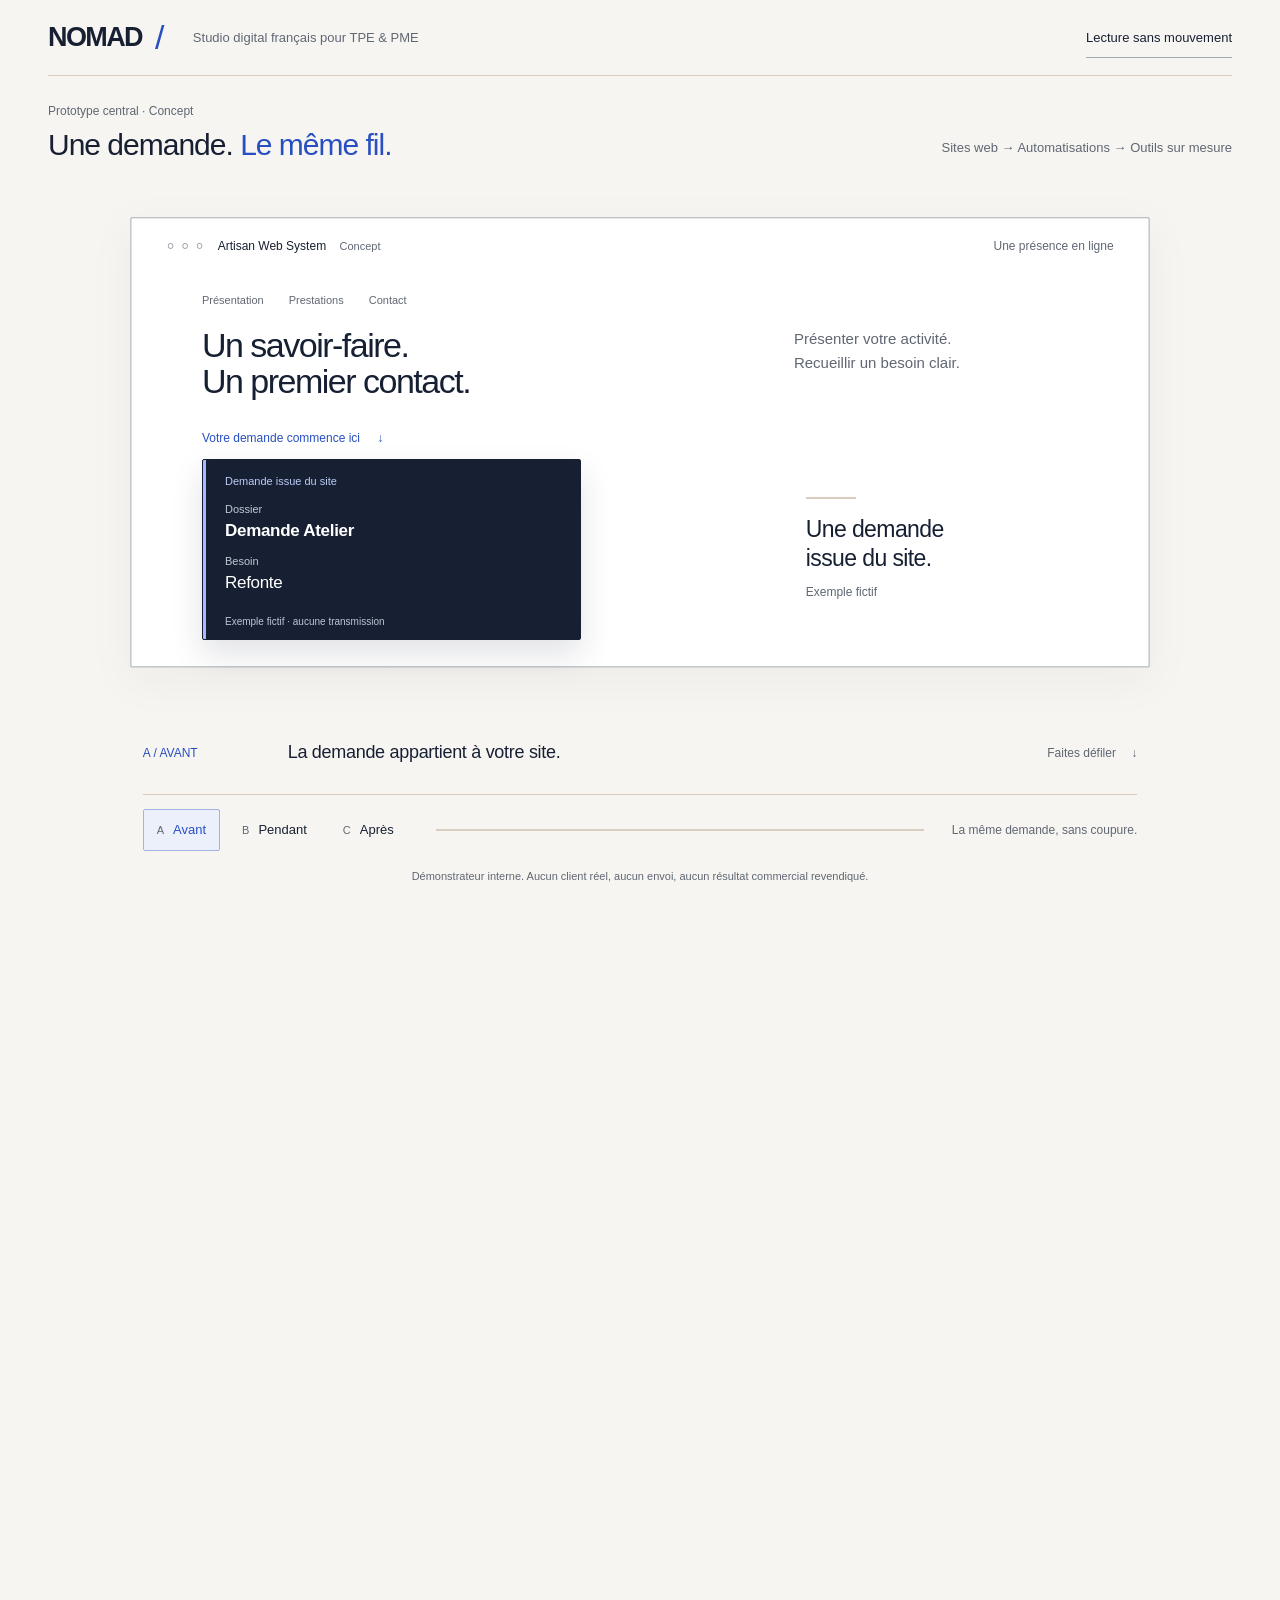
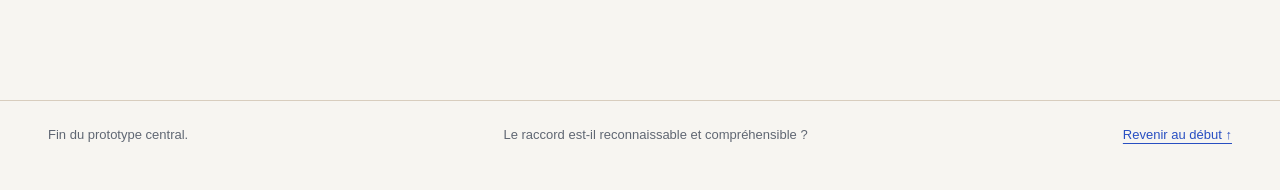
<file: index.html>
<!doctype html>
<html lang="fr"><head><meta charset="utf-8"><meta name="viewport" content="width=device-width,initial-scale=1"><meta name="theme-color" content="#f7f5f1"><title>NOMAD — Le fil d’une demande · Prototype central</title><meta name="description" content="Prototype conceptuel NOMAD : une même demande passe du site au suivi, puis à un outil métier. Aucun service connecté."><link rel="icon" href="data:image/svg+xml,%3Csvg xmlns='http://www.w3.org/2000/svg' viewBox='0 0 32 32'%3E%3Cpath fill='%23172033' d='M0 0h32v32H0z'/%3E%3Ctext x='6' y='24' fill='white' font-size='24'%3EN%3C/text%3E%3C/svg%3E"><link rel="stylesheet" href="styles.css"><script src="main.js" defer></script></head>
<body>
<a class="skip" href="#lecture">Aller à l’explication du raccord</a>
<div class="journey" id="journey"><div class="stage">
<header class="topbar"><a class="brand" href="#avant" data-jump="0" aria-label="NOMAD, début du prototype">NOMAD<span aria-hidden="true">/</span></a><p>Studio digital français pour TPE &amp; PME</p><button id="motion-toggle" type="button" aria-pressed="false" hidden>Lecture sans mouvement</button></header>
<div class="introduction"><div><p class="eyebrow">Prototype central · Concept</p><h1>Une demande. <span>Le même fil.</span></h1></div><p class="scope-line">Sites web → Automatisations → Outils sur mesure</p></div>
<div class="cinematic" hidden>
<div class="theatre" id="theatre" aria-hidden="true">
<svg class="frame-svg" id="frame-svg" aria-hidden="true"><path id="frame-fill"/><path id="frame-left"/><path id="frame-right"/><path id="frame-bottom"/><path id="frame-top"/></svg>
<div class="browser-caption"><span class="browser-symbol">◦ ◦ ◦</span><span>Artisan Web System <em>Concept</em></span><span class="window-context">Une présence en ligne</span></div>
<div class="web-content"><div class="web-kicker">Présentation <span>Prestations</span> Contact</div><p class="web-title">Un savoir-faire.<br>Un premier contact.</p><p class="web-description">Présenter votre activité.<br>Recueillir un besoin clair.</p><p class="request-label">Votre demande commence ici <span>↓</span></p></div>
<div class="web-side-note"><span class="small-rule"></span><p>Une demande<br>issue du site.</p><span>Exemple fictif</span></div>
<svg class="route-svg" id="route-svg" aria-hidden="true"><path id="route-base"/><path id="route-active"/></svg>
<div class="node node-request"><i></i><span>Demande</span></div><div class="node node-qualification"><i></i><span>Qualification</span></div><div class="node node-crm"><i></i><span>CRM</span></div>
<div class="flow-heading"><p>NOMAD Flow <span>Lab · Aucun service connecté</span></p><strong>Ce qui se passe après le site.</strong><span class="mobile-chain">Demande → Qualification → CRM</span></div>
<div class="system-heading"><p>NOMAD Systems <span>Concept · Données fictives</span></p><strong>Le suivi devient un outil.</strong><span>Un dossier, son état, sa prochaine action.</span></div>
<div class="system-surface"><div class="system-rail"><span>Suivi des demandes</span><span>Vue de travail</span></div><div class="system-bottom"><span>Une seule demande. Des informations conservées.</span><span class="end-mark">↗</span></div></div>
<article class="record" id="record"><div class="record-edge"></div><span class="record-context" id="record-context">Demande issue du site</span><dl><div class="field" data-field="0"><dt>Dossier</dt><dd>Demande Atelier</dd></div><div class="field" data-field="1"><dt>Besoin</dt><dd>Refonte</dd></div><div class="field extra" data-field="2"><dt>État</dt><dd>À étudier</dd></div><div class="field extra" data-field="3"><dt>Prochaine action</dt><dd>Préciser le besoin</dd></div></dl><span class="record-foot">Exemple fictif · aucune transmission</span></article>
</div>
<div class="narration"><span id="moment">A / AVANT</span><p id="caption">La demande appartient à votre site.</p><span class="scroll-hint">Faites défiler <span aria-hidden="true">↓</span></span></div>
<div class="transport"><nav aria-label="Moments du raccord"><a href="#avant" data-jump="0" aria-current="step"><span>A</span> Avant</a><a href="#pendant" data-jump="0.52"><span>B</span> Pendant</a><a href="#apres" data-jump="1"><span>C</span> Après</a></nav><div class="progress" aria-hidden="true"><i id="progress-fill"></i></div><p>La même demande, sans coupure.</p></div>
<p class="disclaimer">Démonstrateur interne. Aucun client réel, aucun envoi, aucun résultat commercial revendiqué.</p>
</div>
<div class="reading" id="lecture" tabindex="-1">
<p class="reading-intro">La même demande passe du site au suivi, puis à l’outil métier. Cette lecture présente les trois états sans animation.</p>
<nav class="reading-nav" aria-label="Lecture des trois moments"><a href="#avant">A · Avant</a><a href="#pendant">B · Pendant</a><a href="#apres">C · Après</a></nav>
<section id="avant"><div class="reading-label">A / AVANT <span>Artisan Web System · Concept</span></div><h2>Une demande sur le site.</h2><p>Un visiteur découvre une activité et précise son besoin dans le parcours de contact. La demande fait encore partie du site.</p><div class="static-site"><span>Site artisan · Démonstration</span><h3>Un savoir-faire. Un premier contact.</h3><dl><div><dt>Dossier</dt><dd>Demande Atelier</dd></div><div><dt>Besoin</dt><dd>Refonte</dd></div></dl></div><p class="causal-link">Cette demande quitte le cadre du site pour être suivie. ↓</p></section>
<section id="pendant"><div class="reading-label">B / PENDANT <span>NOMAD Flow · Lab</span></div><h2>Garder le fil après le site.</h2><p><strong>Demande Atelier / Refonte</strong> reste identifiable. La qualification organise l’information ; le CRM la rassemble pour préparer la prochaine action.</p><ol class="static-flow"><li>Demande issue du site</li><li>Qualification du besoin</li><li>CRM : suivi centralisé</li></ol><p>Aucun service connecté. Le mouvement ne déclenche ni email, ni rendez-vous, ni workflow.</p><p class="causal-link">Ces informations deviennent les champs de l’outil. ↓</p></section>
<section id="apres"><div class="reading-label">C / APRÈS <span>NOMAD Systems · Concept</span></div><h2>Une information devenue outil.</h2><p>La même demande prend place dans une vue de travail. Sur mobile, la ligne devient une fiche lisible.</p><dl class="static-record"><div><dt>Dossier</dt><dd>Demande Atelier</dd></div><div><dt>Besoin</dt><dd>Refonte</dd></div><div><dt>État</dt><dd>À étudier</dd></div><div><dt>Prochaine action</dt><dd>Préciser le besoin</dd></div></dl><p>Données fictives. Ce concept ne démontre pas un outil client déployé.</p></section>
</div>
</div></div>
<footer class="end"><p>Fin du prototype central.</p><p>Le raccord est-il reconnaissable et compréhensible ?</p><a href="#avant" data-jump="0">Revenir au début ↑</a></footer>
</body></html>
</file>
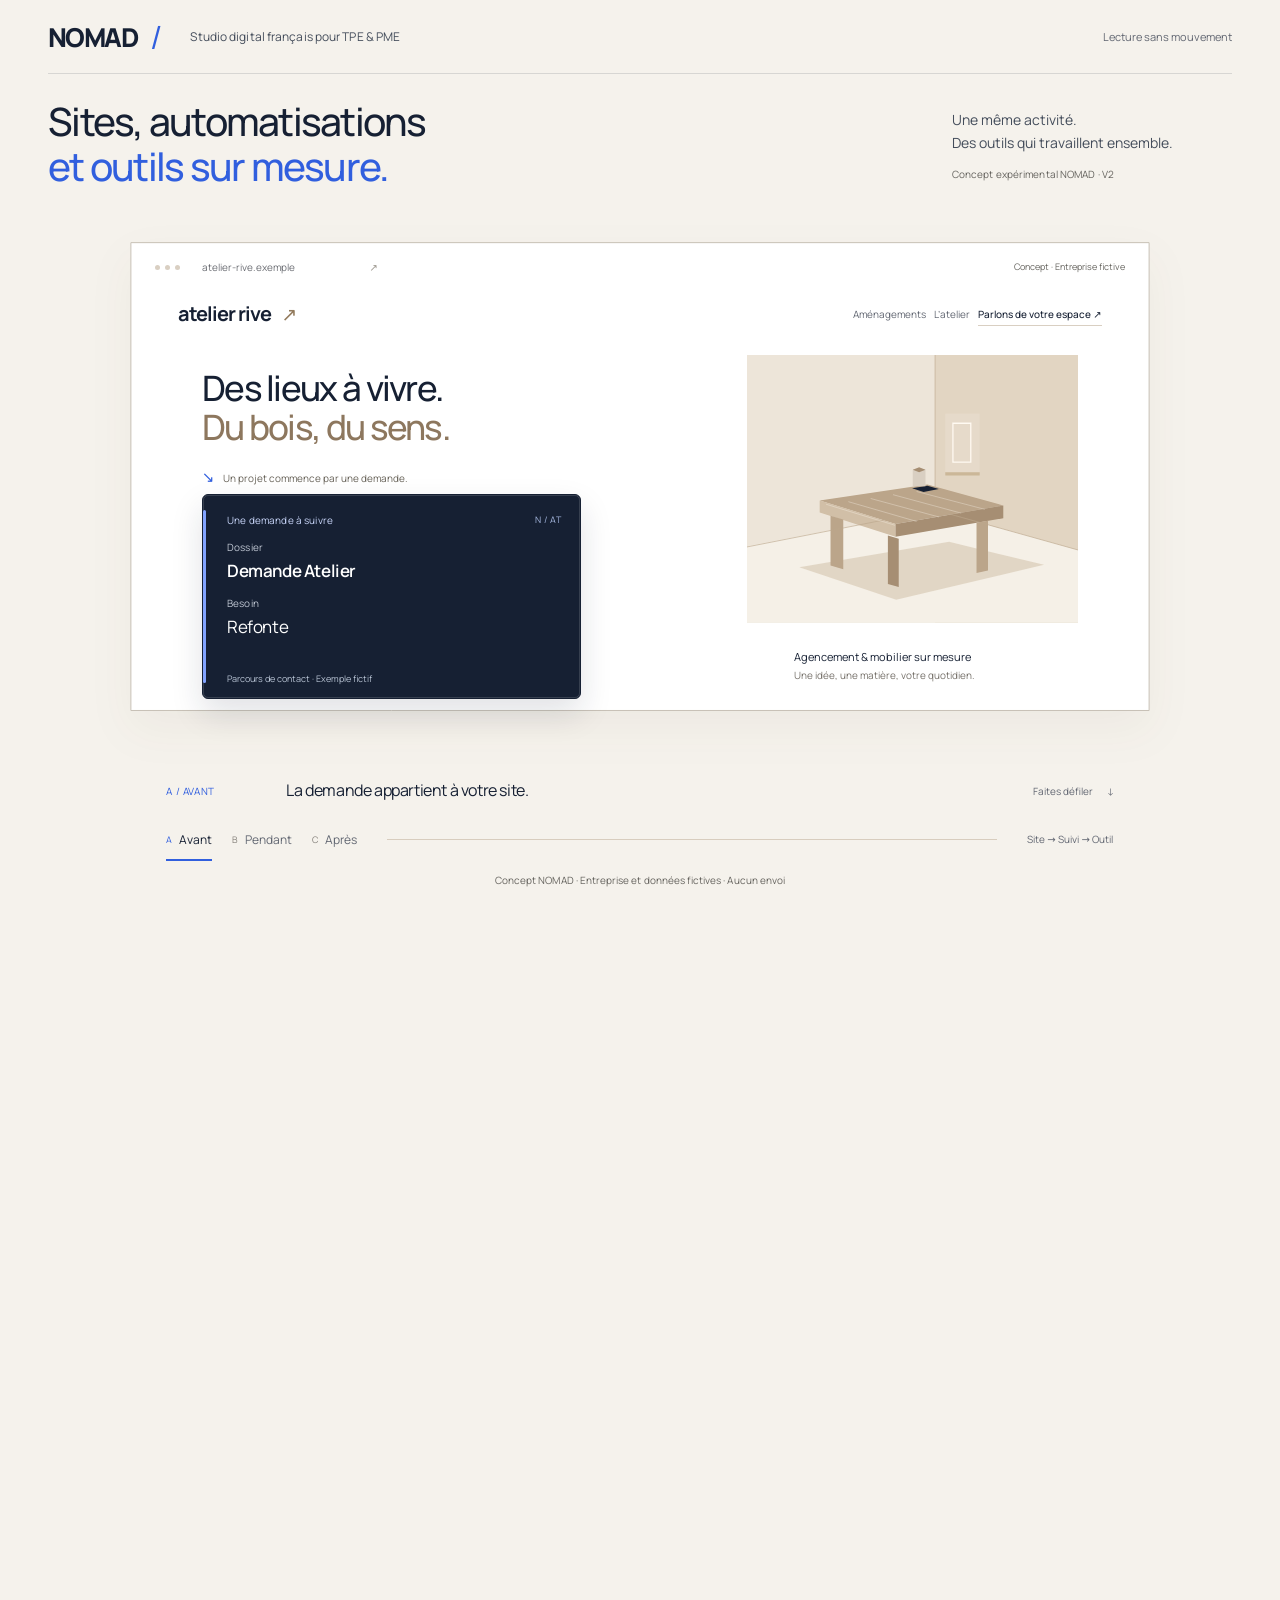
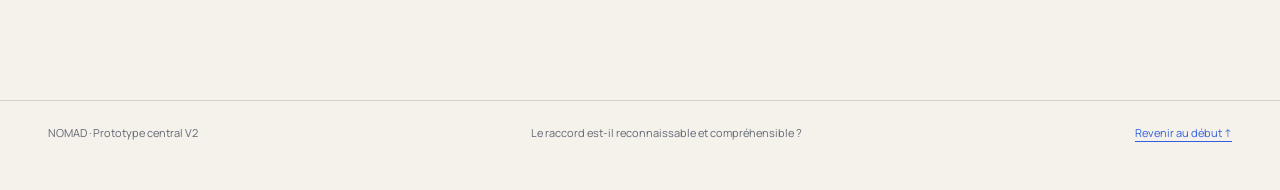
<file: v2/index.html>
<!doctype html>
<html lang="fr"><head><meta charset="utf-8"><meta name="viewport" content="width=device-width,initial-scale=1"><meta name="theme-color" content="#F5F2EC"><title>NOMAD — Sites, automatisations et outils · Prototype V2</title><meta name="description" content="Prototype conceptuel NOMAD : une même demande passe du site au suivi, puis à un outil métier. Aucun service connecté."><link rel="icon" href="data:image/svg+xml,%3Csvg xmlns='http://www.w3.org/2000/svg' viewBox='0 0 32 32'%3E%3Cpath fill='%23172033' d='M0 0h32v32H0z'/%3E%3Ctext x='6' y='24' fill='white' font-size='24'%3EN%3C/text%3E%3C/svg%3E"><link rel="stylesheet" href="styles.css"><script src="main.js" defer></script></head>
<body>
<a class="skip" href="#lecture">Aller à l’explication du raccord</a>
<div class="journey" id="journey"><div class="stage">
<header class="topbar"><a class="brand" href="#avant" data-jump="0" aria-label="NOMAD, début du prototype">NOMAD<span aria-hidden="true">/</span></a><p>Studio digital français pour TPE &amp; PME</p><button id="motion-toggle" type="button" aria-pressed="false" hidden>Lecture sans mouvement</button></header>
<div class="introduction"><div><h1>Sites, automatisations<br><span>et outils sur mesure.</span></h1></div><div class="intro-aside"><p class="scope-line">Une même activité. <br>Des outils qui travaillent ensemble.</p><p class="eyebrow">Concept expérimental NOMAD · V2</p></div></div>
<div class="cinematic" hidden>
<div class="theatre" id="theatre" aria-hidden="true">
<svg class="frame-svg" id="frame-svg" aria-hidden="true"><path id="frame-fill"/><path id="frame-left"/><path id="frame-right"/><path id="frame-bottom"/><path id="frame-top"/></svg>
<div class="browser-caption"><span class="browser-symbol"><i></i><i></i><i></i></span><span class="browser-address">atelier-rive.exemple <span>↗</span></span><span class="window-context">Concept · Entreprise fictive</span></div>
<div class="web-content">
<div class="web-kicker"><span class="atelier-brand">atelier rive<span class="atelier-mark">↗</span></span><span class="web-nav">Aménagements &nbsp;&nbsp; L’atelier &nbsp;&nbsp; <b>Parlons de votre espace ↗</b></span></div>
<p class="web-title">Des lieux à vivre.<br><span>Du bois, du sens.</span></p><p class="web-description">Agencement &amp; mobilier sur mesure<br><span>Une idée, une matière, votre quotidien.</span></p>
<div class="web-art"><svg viewBox="0 0 520 420" role="presentation"><path fill="#ede5d9" d="M0 0h520v420H0z"/><path fill="#e2d5c2" d="M295 0h225v420H295z"/><path fill="#f5f0e7" d="M0 300 295 243l225 63v114H0z"/><path fill="#d1c1a9" d="m82 333 235-40 149 36-232 55z" opacity=".55"/><path fill="#bba58a" d="m114 228 169-25 119 33-169 29z"/><path fill="#d1bfa7" d="m114 228 119 37v20l-119-38z"/><path fill="#a68e73" d="m233 265 169-29v20l-169 29z"/><path fill="#bba58a" d="m131 252 20 6v78l-20-6zM360 263l18-3v78l-18 4z"/><path fill="#a68e73" d="m221 283 17 5v76l-17-5z"/><path fill="#e6daca" d="M311 92h54v92h-54z"/><path fill="#cbb798" d="M311 184h54v5h-54z"/><path stroke="#fffaf2" stroke-width="2" fill="none" d="M323 107h28v61h-28z"/><path stroke="#bca88d" fill="none" d="M0 301 295 243l225 63M295 0v243"/><path fill="#162033" d="m259 209 24-4 18 5-24 5z"/><path fill="#d9cfc2" d="M260 206h20v-26h-20z"/><path fill="#a68e73" d="m260 180 10-4 10 4-10 4z"/><path stroke="#fffaf2" opacity=".5" d="m124 234 108 33m-73-37 107 31m-72-36 107 29m-72-35 107 29m-70-34 107 28"/></svg><span>Le détail change l’ensemble.</span></div>
<p class="request-label"><span class="request-arrow">↘</span> Un projet commence par une demande.</p>
</div>
<div class="web-side-note"><span>Atelier Rive</span><p>Un exemple de site.<br>Le début d’un parcours.</p><span>Entreprise fictive</span></div>
<svg class="route-svg" id="route-svg" aria-hidden="true"><path id="route-base"/><path id="route-active"/><circle id="route-tracer" r="4"/></svg>
<div class="node node-request"><i></i><span>Demande</span></div><div class="node node-qualification"><i></i><span>Qualification</span></div><div class="node node-crm"><i></i><span>CRM</span></div>
<div class="flow-heading"><p>NOMAD Flow <span>Lab · Aucun service connecté</span></p><strong>Le contact devient un suivi.</strong><span class="mobile-chain">Demande → Qualification → CRM</span></div>
<div class="system-heading"><p>NOMAD Systems <span>Concept · Données fictives</span></p><strong>Tout est à sa place.</strong><span>Le même dossier. Une vue pour avancer.</span></div>
<div class="system-surface"><div class="system-rail"><span class="workspace-tabs"><b>Dossiers</b><span>Suivi</span><span>Activité</span></span><span class="view-type">Vue de travail &nbsp; ≡</span></div><div class="system-bottom"><span><i class="saved-dot"></i> Informations conservées</span><span class="end-mark">↗</span></div></div>
<article class="record" id="record"><div class="record-edge"></div><span class="record-id">N / AT</span><span class="record-context" id="record-context">Une demande à suivre</span><dl><div class="field" data-field="0"><dt>Dossier</dt><dd>Demande Atelier</dd></div><div class="field" data-field="1"><dt>Besoin</dt><dd>Refonte</dd></div><div class="field extra" data-field="2"><dt>État</dt><dd>À étudier</dd></div><div class="field extra" data-field="3"><dt>Prochaine action</dt><dd>Préciser le besoin</dd></div></dl><span class="record-foot">Parcours de contact · Exemple fictif</span></article>
</div>
<div class="narration"><span id="moment">A / AVANT</span><p id="caption">La demande appartient à votre site.</p><span class="scroll-hint">Faites défiler <span aria-hidden="true">↓</span></span></div>
<div class="transport"><nav aria-label="Moments du raccord"><a href="#avant" data-jump="0" aria-current="step"><span>A</span> Avant</a><a href="#pendant" data-jump="0.52"><span>B</span> Pendant</a><a href="#apres" data-jump="1"><span>C</span> Après</a></nav><div class="progress" aria-hidden="true"><i id="progress-fill"></i></div><p>Site → Suivi → Outil</p></div>
<p class="disclaimer">Concept NOMAD · Entreprise et données fictives · Aucun envoi</p>
</div>
<div class="reading" id="lecture" tabindex="-1">
<p class="reading-intro">La même demande passe du site au suivi, puis à l’outil métier. Cette lecture présente les trois états sans animation.</p>
<nav class="reading-nav" aria-label="Lecture des trois moments"><a href="#avant">A · Avant</a><a href="#pendant">B · Pendant</a><a href="#apres">C · Après</a></nav>
<section id="avant"><div class="reading-label">A / AVANT <span>Artisan Web System · Concept</span></div><h2>Une demande sur le site.</h2><p>Un visiteur découvre une activité et précise son besoin dans le parcours de contact. La demande fait encore partie du site.</p><div class="static-site"><span>Atelier Rive · Agencement &amp; mobilier · Entreprise fictive</span><h3>Des lieux à vivre. Du bois, du sens.</h3><dl><div><dt>Dossier</dt><dd>Demande Atelier</dd></div><div><dt>Besoin</dt><dd>Refonte</dd></div></dl></div><p class="causal-link">Cette demande quitte le cadre du site pour être suivie. ↓</p></section>
<section id="pendant"><div class="reading-label">B / PENDANT <span>NOMAD Flow · Lab</span></div><h2>Garder le fil après le site.</h2><p><strong>Demande Atelier / Refonte</strong> reste identifiable. La qualification organise l’information ; le CRM la rassemble pour préparer la prochaine action.</p><ol class="static-flow"><li>Demande issue du site</li><li>Qualification du besoin</li><li>CRM : suivi centralisé</li></ol><p>Aucun service connecté. Le mouvement ne déclenche ni email, ni rendez-vous, ni workflow.</p><p class="causal-link">Ces informations deviennent les champs de l’outil. ↓</p></section>
<section id="apres"><div class="reading-label">C / APRÈS <span>NOMAD Systems · Concept</span></div><h2>Une information devenue outil.</h2><p>La même demande prend place dans une vue de travail. Sur mobile, la ligne devient une fiche lisible.</p><dl class="static-record"><div><dt>Dossier</dt><dd>Demande Atelier</dd></div><div><dt>Besoin</dt><dd>Refonte</dd></div><div><dt>État</dt><dd>À étudier</dd></div><div><dt>Prochaine action</dt><dd>Préciser le besoin</dd></div></dl><p>Données fictives. Ce concept ne démontre pas un outil client déployé.</p></section>
</div>
</div></div>
<footer class="end"><p>NOMAD · Prototype central V2</p><p>Le raccord est-il reconnaissable et compréhensible ?</p><a href="#avant" data-jump="0">Revenir au début ↑</a></footer>
</body></html>
</file>
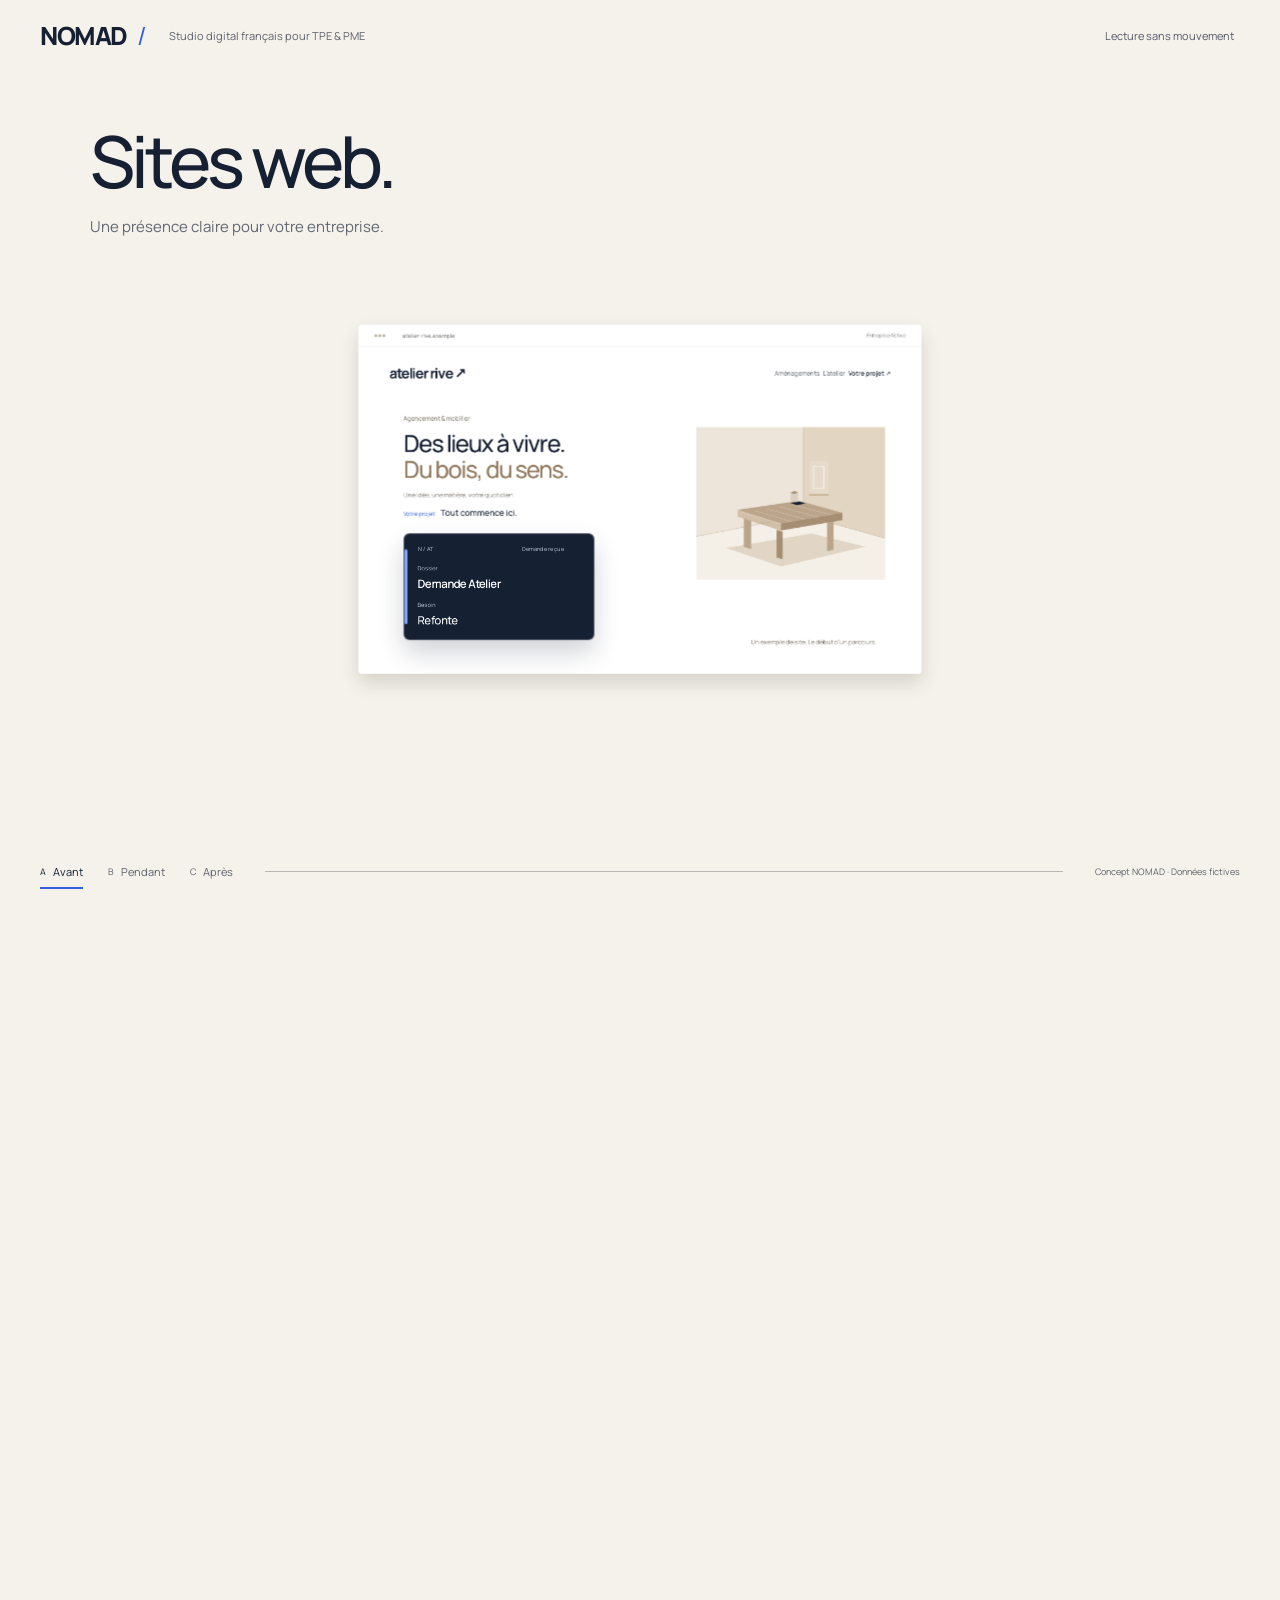
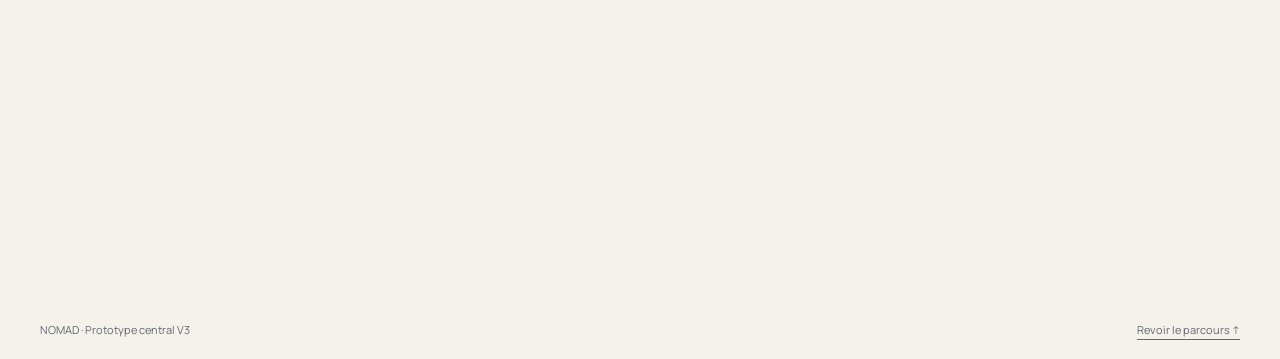
<file: v3/index.html>
<!doctype html><html lang="fr"><head><meta charset="utf-8"><meta name="viewport" content="width=device-width,initial-scale=1"><meta name="theme-color" content="#f5f2ec"><title>NOMAD — Prototype central V3</title><meta name="description" content="Sites web, automatisations et outils sur mesure : le même dossier traverse trois espaces. Prototype conceptuel NOMAD."><link rel="icon" href="data:image/svg+xml,%3Csvg xmlns='http://www.w3.org/2000/svg' viewBox='0 0 32 32'%3E%3Cpath fill='%23162033' d='M0 0h32v32H0z'/%3E%3Ctext x='6' y='24' fill='white' font-size='24'%3EN%3C/text%3E%3C/svg%3E"><link rel="stylesheet" href="styles.css?v=3"><script src="main.js?v=3-final" defer></script></head><body>
<a class="skip" href="#lecture">Aller à la lecture sans mouvement</a>
<div class="journey" id="journey"><div class="stage">
<header class="topbar"><a class="brand" href="#avant" data-jump="0" aria-label="NOMAD, début du prototype">NOMAD <span>/</span></a><p>Studio digital français pour TPE &amp; PME</p><button type="button" id="motion-toggle" aria-pressed="false" hidden>Lecture sans mouvement</button></header>
<div class="cinematic" hidden><div class="theatre" id="theatre" aria-hidden="true">
<div class="scene-heading" id="scene-heading"><h1 id="scene-title">Sites web.</h1><p id="scene-line">Une présence claire pour votre entreprise.</p></div>
<div class="web-world" id="web-world"><div class="window-bar"><span>● ● ●</span><span>atelier-rive.exemple</span><small>Entreprise fictive</small></div><div class="web-nav"><strong>atelier rive ↗</strong><span>Aménagements &nbsp; L’atelier &nbsp; <b>Votre projet ↗</b></span></div><div class="web-copy"><p>Agencement &amp; mobilier</p><h2>Des lieux à vivre.<br><em>Du bois, du sens.</em></h2><span>Une idée, une matière, votre quotidien.</span></div><div class="web-art"><svg viewBox="0 0 520 420" role="presentation"><path fill="#ede5d9" d="M0 0h520v420H0z"/><path fill="#e2d5c2" d="M295 0h225v420H295z"/><path fill="#f5f0e7" d="M0 300 295 243l225 63v114H0z"/><path fill="#d1c1a9" d="m82 333 235-40 149 36-232 55z" opacity=".55"/><path fill="#bba58a" d="m114 228 169-25 119 33-169 29z"/><path fill="#d1bfa7" d="m114 228 119 37v20l-119-38z"/><path fill="#a68e73" d="m233 265 169-29v20l-169 29z"/><path fill="#bba58a" d="m131 252 20 6v78l-20-6zM360 263l18-3v78l-18 4z"/><path fill="#a68e73" d="m221 283 17 5v76l-17-5z"/><path fill="#e6daca" d="M311 92h54v92h-54z"/><path fill="#cbb798" d="M311 184h54v5h-54z"/><path stroke="#fffaf2" stroke-width="2" fill="none" d="M323 107h28v61h-28z"/><path stroke="#bca88d" fill="none" d="M0 301 295 243l225 63M295 0v243"/><path fill="#162033" d="m259 209 24-4 18 5-24 5z"/><path fill="#d9cfc2" d="M260 206h20v-26h-20z"/><path fill="#a68e73" d="m260 180 10-4 10 4-10 4z"/><path stroke="#fffaf2" opacity=".5" d="m124 234 108 33m-73-37 107 31m-72-36 107 29m-72-35 107 29m-70-34 107 28"/></svg><span>Le détail change l’ensemble.</span></div><div class="contact-zone"><span>Votre projet</span><strong>Tout commence ici.</strong><p>Un premier contact, une suite à construire.</p></div><div class="web-baseline">Un exemple de site. Le début d’un parcours.</div></div>
<div class="depth-word" id="depth-word">DEMANDE</div><div class="space-lines" id="space-lines"><i></i><i></i><i></i></div>
<div class="system-shell" id="system-shell"><div class="system-build-line"></div><div class="system-heading"><span>NOMAD Systems</span><h2>Le même dossier.<br>Une vue pour avancer.</h2></div><div class="system-nav"><strong>Dossiers</strong><span>Suivi</span><span>Activité</span></div><div class="system-row"></div><div class="system-note">Informations conservées <span>↗</span></div></div>
<article class="record" id="record"><div class="record-surface" id="record-surface"><i></i></div><span class="record-id" id="record-id">N / AT</span><span class="record-context" id="record-context">Demande reçue</span><dl><div class="field" data-field="0"><dt>Dossier</dt><dd>Demande Atelier</dd></div><div class="field" data-field="1"><dt>Besoin</dt><dd>Refonte</dd></div><div class="field extra" data-field="2"><dt>État</dt><dd>À étudier</dd></div><div class="field extra" data-field="3"><dt>Prochaine action</dt><dd>Préciser le besoin</dd></div></dl></article>
</div><div class="transport"><nav aria-label="Moments du raccord"><a href="#avant" data-jump="0" aria-current="step"><span>A</span> Avant</a><a href="#pendant" data-jump="0.58"><span>B</span> Pendant</a><a href="#apres" data-jump="1"><span>C</span> Après</a></nav><div class="progress"><i id="progress-fill"></i></div><span class="concept">Concept NOMAD · Données fictives</span></div></div>
<main class="reading" id="lecture" tabindex="-1" aria-label="Le parcours de la demande">
<p class="reading-intro">La même demande passe du site au suivi, puis à l’outil métier. Cette lecture présente les trois états sans animation.</p>
<nav class="reading-nav" aria-label="Lecture des trois moments"><a href="#avant">A · Avant</a><a href="#pendant">B · Pendant</a><a href="#apres">C · Après</a></nav>
<section id="avant"><div class="reading-label">A / AVANT <span>Artisan Web System · Concept</span></div><h2>Une demande sur le site.</h2><p>Un visiteur découvre une activité et précise son besoin dans le parcours de contact. La demande fait encore partie du site.</p><div class="static-site"><span>Atelier Rive · Agencement &amp; mobilier · Entreprise fictive</span><h3>Des lieux à vivre. Du bois, du sens.</h3><dl><div><dt>Dossier</dt><dd>Demande Atelier</dd></div><div><dt>Besoin</dt><dd>Refonte</dd></div></dl></div><p class="causal-link">Cette demande quitte le cadre du site pour être suivie. ↓</p></section>
<section id="pendant"><div class="reading-label">B / PENDANT <span>NOMAD Flow · Lab</span></div><h2>Garder le fil après le site.</h2><p><strong>Demande Atelier / Refonte</strong> reste identifiable. La qualification organise l’information ; le CRM la rassemble pour préparer la prochaine action.</p><ol class="static-flow"><li>Demande issue du site</li><li>Qualification du besoin</li><li>CRM : suivi centralisé</li></ol><p>Aucun service connecté. Le mouvement ne déclenche ni email, ni rendez-vous, ni workflow.</p><p class="causal-link">Ces informations deviennent les champs de l’outil. ↓</p></section>
<section id="apres"><div class="reading-label">C / APRÈS <span>NOMAD Systems · Concept</span></div><h2>Une information devenue outil.</h2><p>La même demande prend place dans une vue de travail. Sur mobile, la ligne devient une fiche lisible.</p><dl class="static-record"><div><dt>Dossier</dt><dd>Demande Atelier</dd></div><div><dt>Besoin</dt><dd>Refonte</dd></div><div><dt>État</dt><dd>À étudier</dd></div><div><dt>Prochaine action</dt><dd>Préciser le besoin</dd></div></dl><p>Données fictives. Ce concept ne démontre pas un outil client déployé.</p></section>
</main>
</div></div><footer class="end">NOMAD · Prototype central V3 <a href="#avant" data-jump="0">Revoir le parcours ↑</a></footer></body></html>
</file>
<file: styles.css>
:root{font-family:Arial,Helvetica,sans-serif;font-size:16px;color:#172033;background:#f7f5f1;--paper:#f7f5f1;--ink:#172033;--blue:#284fc2;--muted:#606773;--line:#d8cdbe;--sand:#eae3d9}*{box-sizing:border-box}body{margin:0}button,a{-webkit-tap-highlight-color:transparent}button{font:inherit;color:inherit;cursor:pointer}a{color:inherit;text-underline-offset:4px}p,h1,h2,h3,dl,dd{margin:0}a:focus-visible,button:focus-visible{outline:3px solid var(--blue);outline-offset:5px}button:disabled{cursor:default}.skip{position:fixed;top:12px;left:12px;z-index:100;background:var(--ink);color:white;padding:14px;clip-path:inset(50%);width:1px;height:1px;overflow:hidden}.skip:focus{clip-path:none;width:auto;height:auto;overflow:visible}.stage{padding:0 48px;max-width:1600px;margin:auto}.topbar{display:flex;align-items:center;gap:30px;min-height:76px;border-bottom:1px solid var(--line)}.brand{font-size:27px;font-weight:800;letter-spacing:-1.6px;text-decoration:none;display:flex;gap:13px;align-items:center}.brand>span{color:var(--blue);font-weight:400;font-size:34px}.topbar>p{font-size:13px;color:var(--muted)}.topbar>button{margin-left:auto;min-height:40px;font-size:13px;background:none;border:0;border-bottom:1px solid #a4a8b0;padding:8px 0}.introduction{display:flex;justify-content:space-between;align-items:flex-end;padding:28px 0 12px;gap:30px}.eyebrow{font-size:12px;color:var(--muted);margin-bottom:10px}h1{font-size:30px;font-weight:500;letter-spacing:-1px}h1 span{color:var(--blue)}.scope-line{font-size:13px;line-height:1.6;color:var(--muted);padding-bottom:3px}.theatre{position:relative;width:100%;height:470px;isolation:isolate;overflow:visible}.frame-svg,.route-svg{position:absolute;inset:0;width:100%;height:100%;overflow:visible;pointer-events:none}.frame-svg{z-index:0;filter:drop-shadow(0 12px 20px rgb(23 32 51 / .045))}.frame-svg path:not(#frame-fill){fill:none;stroke:#a5acb5;stroke-width:1}#frame-fill{fill:#fff}#frame-top{stroke:#172033;stroke-width:2}.browser-caption{position:absolute;left:10%;top:11%;width:80%;display:flex;align-items:center;gap:14px;font-size:12px;line-height:1.2;z-index:1}.browser-caption em{font-style:normal;color:var(--muted);margin-left:10px;font-size:11px}.browser-symbol{font-size:23px;color:#9399a2;line-height:1}.window-context{margin-left:auto;color:var(--muted)}.web-content{position:absolute;inset:0;z-index:1}.web-kicker{position:absolute;left:13%;top:22%;font-size:11px;display:flex;gap:25px;color:var(--muted)}.web-title{position:absolute;left:13%;top:28%;font-size:34px;line-height:1.06;letter-spacing:-1.5px;font-weight:500}.web-description{position:absolute;left:63%;top:28%;font-size:15px;line-height:1.6;color:var(--muted)}.request-label{position:absolute;left:13%;top:47%;font-size:12px;color:var(--blue)}.request-label span{margin-left:14px}.web-side-note{position:absolute;left:64%;top:59%;font-size:23px;letter-spacing:-.6px;line-height:1.25}.web-side-note>span:last-child{display:block;font-size:12px;margin-top:12px;letter-spacing:0;color:var(--muted)}.small-rule{height:2px;width:50px;background:var(--line);display:block;margin-bottom:16px}.record{position:absolute;left:0;top:0;width:350px;height:165px;background:#172033;color:#fff;border-radius:2px;border:1px solid #172033;box-shadow:0 14px 32px rgb(23 32 51 / .13);z-index:5;transform-origin:0 0;will-change:transform;overflow:hidden}.record-edge{position:absolute;left:0;top:0;bottom:0;width:3px;background:#a5bbff}.record-context{position:absolute;left:22px;top:15px;font-size:11px;color:#bccbf7;white-space:nowrap}.record dl{position:absolute;inset:0}.field{position:absolute;left:0;top:0;min-width:0}.field dt{font-size:11px;color:#c1c8d4;line-height:1.3;margin-bottom:5px;white-space:nowrap}.field dd{font-size:17px;line-height:1.15;letter-spacing:-.3px;white-space:nowrap}.field:first-child dd{font-weight:600}.field:last-child dd{font-size:14px;letter-spacing:0}.record-foot{position:absolute;left:22px;bottom:12px;font-size:10px;color:#bdc6d6}.route-svg{z-index:1}#route-base{stroke:#c4c8d0;stroke-width:1;fill:none}#route-active{stroke:#284fc2;stroke-width:2;fill:none}.node{position:absolute;z-index:2;display:flex;align-items:center;justify-content:center;flex-direction:column;gap:14px;transform:translate(-50%,-50%);white-space:nowrap}.node i{display:block;width:9px;height:9px;border-radius:50%;background:var(--paper);border:1px solid #979fae}.node span{font-size:14px;color:var(--muted);position:absolute;bottom:22px;line-height:1.2}.node.current i{border-color:var(--blue);background:var(--blue);box-shadow:0 0 0 6px #e8edfb}.node.current span{color:var(--blue)}.flow-heading,.system-heading{position:absolute;left:10%;top:10%;z-index:3;line-height:1.4;pointer-events:none}.flow-heading>p,.system-heading>p{font-size:12px;color:var(--blue);margin-bottom:14px}.flow-heading p span,.system-heading p span{margin-left:18px;color:var(--muted)}.flow-heading>strong,.system-heading>strong{font-size:28px;font-weight:500;letter-spacing:-1px}.system-heading>span{display:block;font-size:14px;color:var(--muted);margin-top:8px}.mobile-chain{display:none}.system-surface{position:absolute;inset:0;z-index:1}.system-rail{position:absolute;left:12%;width:76%;top:35%;display:flex;justify-content:space-between;border-bottom:1px solid var(--line);padding-bottom:12px;font-size:12px;color:var(--muted)}.system-bottom{position:absolute;left:12%;width:76%;top:73%;display:flex;justify-content:space-between;font-size:13px;color:var(--muted)}.end-mark{color:var(--blue);font-size:18px}.narration{display:grid;grid-template-columns:120px 1fr auto;gap:25px;align-items:center;margin:6px auto 0;width:84%;min-height:50px}.narration>span:first-child{color:var(--blue);font-size:12px}.narration>p{font-size:18px;line-height:1.4;letter-spacing:-.3px}.scroll-hint{font-size:12px;color:var(--muted);white-space:nowrap}.scroll-hint>span{margin-left:12px}.transport{width:84%;margin:16px auto 0;display:flex;align-items:center;gap:28px;border-top:1px solid var(--line);padding-top:14px}.transport nav{display:flex;gap:8px}.transport a{display:flex;align-items:center;gap:9px;min-height:42px;padding:6px 13px;text-decoration:none;font-size:13px;border-radius:2px;border:1px solid transparent}.transport a span{font-size:11px;color:var(--muted)}.transport a[aria-current]{border-color:#a2b3e2;background:#ecf0fa;color:var(--blue)}.transport a:hover{border-color:#a2b3e2}.progress{height:2px;background:#d8cdbe;flex:1}.progress i{display:block;width:100%;height:100%;background:var(--blue);transform:scaleX(0);transform-origin:left center}.transport>p{font-size:12px;color:var(--muted)}.disclaimer{font-size:11px;line-height:1.4;color:var(--muted);text-align:center;padding:18px 0 16px}.end{max-width:1344px;margin:0 auto;padding:24px 48px 35px;display:flex;justify-content:space-between;gap:22px;border-top:1px solid var(--line);font-size:13px;color:var(--muted);line-height:1.5}.end a{color:var(--blue);min-height:30px}.reading{max-width:900px;margin:24px auto 60px}.reading:focus{outline:none}.reading-intro{font-size:18px;line-height:1.65;max-width:720px}.reading-nav{display:flex;gap:26px;margin:20px 0 35px;color:var(--blue)}.reading-nav a{min-height:44px;display:flex;align-items:center}.reading section{padding:30px 0;border-top:1px solid var(--line);scroll-margin-top:20px}.reading-label{display:flex;justify-content:space-between;gap:20px;color:var(--blue);font-size:13px;margin-bottom:18px}.reading-label>span{color:var(--muted)}.reading h2{font-size:30px;letter-spacing:-.8px;font-weight:500;margin-bottom:14px}.reading p{line-height:1.65;margin:14px 0;color:var(--muted)}.reading .causal-link{color:var(--blue);font-size:14px}.static-site{border:1px solid #acaeb2;padding:26px;background:white;margin:25px 0}.static-site>span{font-size:12px;color:var(--muted)}.static-site h3{font-size:24px;font-weight:500;margin:20px 0}.static-site dl,.static-record{display:grid;grid-template-columns:repeat(4,1fr);gap:24px;background:var(--ink);color:white;padding:24px}.static-site dl{grid-template-columns:repeat(2,1fr);max-width:480px}.static-site dt,.static-record dt{font-size:12px;color:#c1c8d4;margin-bottom:8px}.static-site dd,.static-record dd{font-size:16px;line-height:1.45}.static-flow{display:flex;gap:40px;padding:20px 20px 20px 25px;margin:20px 0;flex-wrap:wrap;line-height:1.6}.cinematic-mode .journey{height:calc(100svh + 2400px)}.cinematic-mode .stage{position:sticky;top:0;height:100svh;display:flex;flex-direction:column}.cinematic-mode .cinematic{display:flex;flex:1;flex-direction:column;min-height:0}.cinematic-mode .theatre{flex:1;min-height:350px;max-height:580px;margin:auto 0}.cinematic-mode .reading{position:absolute;width:1px;height:1px;overflow:hidden;clip-path:inset(50%);margin:0;padding:0;pointer-events:none}.cinematic-mode .end{margin-top:0}[hidden]{display:none!important}
@media(min-width:1600px){.stage{padding:0 65px}}
@media(max-width:700px){.stage{padding:0 18px}.topbar{min-height:61px;gap:15px;flex-wrap:wrap}.brand{font-size:23px;gap:8px}.brand>span{font-size:29px}.topbar>p{display:none}.topbar>button{font-size:12px;min-height:42px}.introduction{display:block;padding:20px 0 6px}.eyebrow{font-size:11px;margin-bottom:8px}h1{font-size:25px;letter-spacing:-.9px}.scope-line{font-size:11px;margin-top:10px}.cinematic-mode .journey{height:calc(100svh + 1900px)}.cinematic-mode .theatre{min-height:350px;max-height:510px}.theatre{height:435px}.browser-caption{left:7%;top:7%;width:86%;font-size:10px;gap:7px}.browser-caption em{margin-left:5px;font-size:10px}.browser-symbol{font-size:17px}.window-context{display:none}.web-kicker{left:10%;top:17%;gap:15px;font-size:10px}.web-title{left:10%;top:23%;font-size:27px;letter-spacing:-1px}.web-description{display:none}.request-label{left:10%;top:43%;font-size:11px}.web-side-note{display:none}.record-context{left:18px;font-size:10px;top:12px}.field dt{font-size:10px;margin-bottom:5px}.field dd{font-size:16px}.field:last-child dd{font-size:13px}.record-foot{font-size:9px;left:18px;bottom:11px}.flow-heading,.system-heading{left:7%;top:8%;max-width:90%}.flow-heading>p,.system-heading>p{font-size:11px;margin-bottom:12px}.flow-heading p span,.system-heading p span{margin-left:0;display:block;margin-top:5px;font-size:10px}.flow-heading>strong,.system-heading>strong{font-size:22px;letter-spacing:-.7px}.mobile-chain{display:block;font-size:11px;color:var(--muted);margin-top:11px}.system-heading>span{font-size:12px;max-width:260px;margin-top:8px}.node span{font-size:12px;bottom:19px;left:14px;transform:none}.node i{width:7px;height:7px}.system-rail{left:10%;width:80%;top:32%;font-size:11px}.system-rail>span:last-child{display:none}.system-bottom{left:10%;width:80%;top:87%;font-size:11px;line-height:1.45;gap:15px}.narration{grid-template-columns:1fr;gap:7px;width:100%;min-height:58px;margin-top:8px}.narration>span:first-child{font-size:11px}.narration>p{font-size:16px;letter-spacing:-.2px}.scroll-hint{display:none}.transport{width:100%;margin-top:12px;padding-top:8px;gap:12px}.transport nav{gap:3px}.transport a{font-size:12px;gap:6px;padding:6px 9px;min-height:42px}.transport>p{display:none}.disclaimer{font-size:10px;padding:12px 0 13px;line-height:1.5;text-align:left;max-width:325px}.end{display:block;margin:0 18px;padding:24px 0;font-size:12px}.end p+p{margin-top:8px}.end a{display:inline-flex;align-items:center;margin-top:13px;min-height:40px}.reading{margin:25px 0 40px}.reading-intro{font-size:16px}.reading-label{display:block;font-size:12px}.reading-label>span{display:block;margin-top:7px}.reading h2{font-size:26px}.reading p{font-size:16px}.reading-nav{gap:24px;font-size:14px}.static-site{padding:18px}.static-site h3{font-size:24px}.static-site dl,.static-record{display:grid;grid-template-columns:1fr;padding:22px;gap:22px}.static-flow{display:block;padding:18px 20px 18px 26px}.static-flow li+li{margin-top:16px}}
@media(prefers-reduced-motion:reduce){html{scroll-behavior:auto}}
</file>
<file: v2/styles.css>
@font-face{font-family:Manrope;src:url("[data-uri]") format("woff2");font-style:normal;font-weight:400 800;font-display:swap}
:root{font-family:Manrope,system-ui,sans-serif;font-size:16px;color:#162033;background:#f5f2ec;--paper:#f5f2ec;--ink:#162033;--blue:#315fde;--muted:#606773;--line:#d8cdbe;--sand:#eae3d9}*{box-sizing:border-box}body{margin:0}button,a{-webkit-tap-highlight-color:transparent}button{font:inherit;color:inherit;cursor:pointer}a{color:inherit;text-underline-offset:4px}p,h1,h2,h3,dl,dd{margin:0}a:focus-visible,button:focus-visible{outline:3px solid var(--blue);outline-offset:5px}button:disabled{cursor:default}.skip{position:fixed;top:12px;left:12px;z-index:100;background:var(--ink);color:white;padding:14px;clip-path:inset(50%);width:1px;height:1px;overflow:hidden}.skip:focus{clip-path:none;width:auto;height:auto;overflow:visible}.stage{padding:0 48px;max-width:1600px;margin:auto}.topbar{display:flex;align-items:center;gap:30px;min-height:76px;border-bottom:1px solid var(--line)}.brand{font-size:27px;font-weight:800;letter-spacing:-1.6px;text-decoration:none;display:flex;gap:13px;align-items:center}.brand>span{color:var(--blue);font-weight:400;font-size:34px}.topbar>p{font-size:13px;color:var(--muted)}.topbar>button{margin-left:auto;min-height:40px;font-size:13px;background:none;border:0;border-bottom:1px solid #a4a8b0;padding:8px 0}.introduction{display:flex;justify-content:space-between;align-items:flex-end;padding:28px 0 12px;gap:30px}.eyebrow{font-size:12px;color:var(--muted);margin-bottom:10px}h1{font-size:30px;font-weight:500;letter-spacing:-1px}h1 span{color:var(--blue)}.scope-line{font-size:13px;line-height:1.6;color:var(--muted);padding-bottom:3px}.theatre{position:relative;width:100%;height:470px;isolation:isolate;overflow:visible}.frame-svg,.route-svg{position:absolute;inset:0;width:100%;height:100%;overflow:visible;pointer-events:none}.frame-svg{z-index:0;filter:drop-shadow(0 12px 20px rgb(23 32 51 / .045))}.frame-svg path:not(#frame-fill){fill:none;stroke:#a5acb5;stroke-width:1}#frame-fill{fill:#fff}#frame-top{stroke:#162033;stroke-width:2}.browser-caption{position:absolute;left:10%;top:11%;width:80%;display:flex;align-items:center;gap:14px;font-size:12px;line-height:1.2;z-index:1}.browser-caption em{font-style:normal;color:var(--muted);margin-left:10px;font-size:11px}.browser-symbol{font-size:23px;color:#9399a2;line-height:1}.window-context{margin-left:auto;color:var(--muted)}.web-content{position:absolute;inset:0;z-index:1}.web-kicker{position:absolute;left:13%;top:22%;font-size:11px;display:flex;gap:25px;color:var(--muted)}.web-title{position:absolute;left:13%;top:28%;font-size:34px;line-height:1.06;letter-spacing:-1.5px;font-weight:500}.web-description{position:absolute;left:63%;top:28%;font-size:15px;line-height:1.6;color:var(--muted)}.request-label{position:absolute;left:13%;top:47%;font-size:12px;color:var(--blue)}.request-label span{margin-left:14px}.web-side-note{position:absolute;left:64%;top:59%;font-size:23px;letter-spacing:-.6px;line-height:1.25}.web-side-note>span:last-child{display:block;font-size:12px;margin-top:12px;letter-spacing:0;color:var(--muted)}.small-rule{height:2px;width:50px;background:var(--line);display:block;margin-bottom:16px}.record{position:absolute;left:0;top:0;width:350px;height:165px;background:#162033;color:#fff;border-radius:2px;border:1px solid #162033;box-shadow:0 14px 32px rgb(23 32 51 / .13);z-index:5;transform-origin:0 0;will-change:transform;overflow:hidden}.record-edge{position:absolute;left:0;top:0;bottom:0;width:3px;background:#a5bbff}.record-context{position:absolute;left:22px;top:15px;font-size:11px;color:#bccbf7;white-space:nowrap}.record dl{position:absolute;inset:0}.field{position:absolute;left:0;top:0;min-width:0}.field dt{font-size:11px;color:#c1c8d4;line-height:1.3;margin-bottom:5px;white-space:nowrap}.field dd{font-size:17px;line-height:1.15;letter-spacing:-.3px;white-space:nowrap}.field:first-child dd{font-weight:600}.field:last-child dd{font-size:14px;letter-spacing:0}.record-foot{position:absolute;left:22px;bottom:12px;font-size:10px;color:#bdc6d6}.route-svg{z-index:1}#route-base{stroke:#c4c8d0;stroke-width:1;fill:none}#route-active{stroke:#315fde;stroke-width:2;fill:none}.node{position:absolute;z-index:2;display:flex;align-items:center;justify-content:center;flex-direction:column;gap:14px;transform:translate(-50%,-50%);white-space:nowrap}.node i{display:block;width:9px;height:9px;border-radius:50%;background:var(--paper);border:1px solid #979fae}.node span{font-size:14px;color:var(--muted);position:absolute;bottom:22px;line-height:1.2}.node.current i{border-color:var(--blue);background:var(--blue);box-shadow:0 0 0 6px #e8edfb}.node.current span{color:var(--blue)}.flow-heading,.system-heading{position:absolute;left:10%;top:10%;z-index:3;line-height:1.4;pointer-events:none}.flow-heading>p,.system-heading>p{font-size:12px;color:var(--blue);margin-bottom:14px}.flow-heading p span,.system-heading p span{margin-left:18px;color:var(--muted)}.flow-heading>strong,.system-heading>strong{font-size:28px;font-weight:500;letter-spacing:-1px}.system-heading>span{display:block;font-size:14px;color:var(--muted);margin-top:8px}.mobile-chain{display:none}.system-surface{position:absolute;inset:0;z-index:1}.system-rail{position:absolute;left:12%;width:76%;top:35%;display:flex;justify-content:space-between;border-bottom:1px solid var(--line);padding-bottom:12px;font-size:12px;color:var(--muted)}.system-bottom{position:absolute;left:12%;width:76%;top:73%;display:flex;justify-content:space-between;font-size:13px;color:var(--muted)}.end-mark{color:var(--blue);font-size:18px}.narration{display:grid;grid-template-columns:120px 1fr auto;gap:25px;align-items:center;margin:6px auto 0;width:84%;min-height:50px}.narration>span:first-child{color:var(--blue);font-size:12px}.narration>p{font-size:18px;line-height:1.4;letter-spacing:-.3px}.scroll-hint{font-size:12px;color:var(--muted);white-space:nowrap}.scroll-hint>span{margin-left:12px}.transport{width:84%;margin:16px auto 0;display:flex;align-items:center;gap:28px;border-top:1px solid var(--line);padding-top:14px}.transport nav{display:flex;gap:8px}.transport a{display:flex;align-items:center;gap:9px;min-height:42px;padding:6px 13px;text-decoration:none;font-size:13px;border-radius:2px;border:1px solid transparent}.transport a span{font-size:11px;color:var(--muted)}.transport a[aria-current]{border-color:#a2b3e2;background:#ecf0fa;color:var(--blue)}.transport a:hover{border-color:#a2b3e2}.progress{height:2px;background:#d8cdbe;flex:1}.progress i{display:block;width:100%;height:100%;background:var(--blue);transform:scaleX(0);transform-origin:left center}.transport>p{font-size:12px;color:var(--muted)}.disclaimer{font-size:11px;line-height:1.4;color:var(--muted);text-align:center;padding:18px 0 16px}.end{max-width:1344px;margin:0 auto;padding:24px 48px 35px;display:flex;justify-content:space-between;gap:22px;border-top:1px solid var(--line);font-size:13px;color:var(--muted);line-height:1.5}.end a{color:var(--blue);min-height:30px}.reading{max-width:900px;margin:24px auto 60px}.reading:focus{outline:none}.reading-intro{font-size:18px;line-height:1.65;max-width:720px}.reading-nav{display:flex;gap:26px;margin:20px 0 35px;color:var(--blue)}.reading-nav a{min-height:44px;display:flex;align-items:center}.reading section{padding:30px 0;border-top:1px solid var(--line);scroll-margin-top:20px}.reading-label{display:flex;justify-content:space-between;gap:20px;color:var(--blue);font-size:13px;margin-bottom:18px}.reading-label>span{color:var(--muted)}.reading h2{font-size:30px;letter-spacing:-.8px;font-weight:500;margin-bottom:14px}.reading p{line-height:1.65;margin:14px 0;color:var(--muted)}.reading .causal-link{color:var(--blue);font-size:14px}.static-site{border:1px solid #acaeb2;padding:26px;background:white;margin:25px 0}.static-site>span{font-size:12px;color:var(--muted)}.static-site h3{font-size:24px;font-weight:500;margin:20px 0}.static-site dl,.static-record{display:grid;grid-template-columns:repeat(4,1fr);gap:24px;background:var(--ink);color:white;padding:24px}.static-site dl{grid-template-columns:repeat(2,1fr);max-width:480px}.static-site dt,.static-record dt{font-size:12px;color:#c1c8d4;margin-bottom:8px}.static-site dd,.static-record dd{font-size:16px;line-height:1.45}.static-flow{display:flex;gap:40px;padding:20px 20px 20px 25px;margin:20px 0;flex-wrap:wrap;line-height:1.6}.cinematic-mode .journey{height:calc(100svh + 2400px)}.cinematic-mode .stage{position:sticky;top:0;height:100svh;display:flex;flex-direction:column}.cinematic-mode .cinematic{display:flex;flex:1;flex-direction:column;min-height:0}.cinematic-mode .theatre{flex:1;min-height:350px;max-height:580px;margin:auto 0}.cinematic-mode .reading{position:absolute;width:1px;height:1px;overflow:hidden;clip-path:inset(50%);margin:0;padding:0;pointer-events:none}.cinematic-mode .end{margin-top:0}[hidden]{display:none!important}
@media(min-width:1600px){.stage{padding:0 65px}}
@media(max-width:700px){.stage{padding:0 18px}.topbar{min-height:61px;gap:15px;flex-wrap:wrap}.brand{font-size:23px;gap:8px}.brand>span{font-size:29px}.topbar>p{display:none}.topbar>button{font-size:12px;min-height:42px}.introduction{display:block;padding:20px 0 6px}.eyebrow{font-size:11px;margin-bottom:8px}h1{font-size:25px;letter-spacing:-.9px}.scope-line{font-size:11px;margin-top:10px}.cinematic-mode .journey{height:calc(100svh + 1900px)}.cinematic-mode .theatre{min-height:350px;max-height:510px}.theatre{height:435px}.browser-caption{left:7%;top:7%;width:86%;font-size:10px;gap:7px}.browser-caption em{margin-left:5px;font-size:10px}.browser-symbol{font-size:17px}.window-context{display:none}.web-kicker{left:10%;top:17%;gap:15px;font-size:10px}.web-title{left:10%;top:23%;font-size:27px;letter-spacing:-1px}.web-description{display:none}.request-label{left:10%;top:43%;font-size:11px}.web-side-note{display:none}.record-context{left:18px;font-size:10px;top:12px}.field dt{font-size:10px;margin-bottom:5px}.field dd{font-size:16px}.field:last-child dd{font-size:13px}.record-foot{font-size:9px;left:18px;bottom:11px}.flow-heading,.system-heading{left:7%;top:8%;max-width:90%}.flow-heading>p,.system-heading>p{font-size:11px;margin-bottom:12px}.flow-heading p span,.system-heading p span{margin-left:0;display:block;margin-top:5px;font-size:10px}.flow-heading>strong,.system-heading>strong{font-size:22px;letter-spacing:-.7px}.mobile-chain{display:block;font-size:11px;color:var(--muted);margin-top:11px}.system-heading>span{font-size:12px;max-width:260px;margin-top:8px}.node span{font-size:12px;bottom:19px;left:14px;transform:none}.node i{width:7px;height:7px}.system-rail{left:10%;width:80%;top:32%;font-size:11px}.system-rail>span:last-child{display:none}.system-bottom{left:10%;width:80%;top:87%;font-size:11px;line-height:1.45;gap:15px}.narration{grid-template-columns:1fr;gap:7px;width:100%;min-height:58px;margin-top:8px}.narration>span:first-child{font-size:11px}.narration>p{font-size:16px;letter-spacing:-.2px}.scroll-hint{display:none}.transport{width:100%;margin-top:12px;padding-top:8px;gap:12px}.transport nav{gap:3px}.transport a{font-size:12px;gap:6px;padding:6px 9px;min-height:42px}.transport>p{display:none}.disclaimer{font-size:10px;padding:12px 0 13px;line-height:1.5;text-align:left;max-width:325px}.end{display:block;margin:0 18px;padding:24px 0;font-size:12px}.end p+p{margin-top:8px}.end a{display:inline-flex;align-items:center;margin-top:13px;min-height:40px}.reading{margin:25px 0 40px}.reading-intro{font-size:16px}.reading-label{display:block;font-size:12px}.reading-label>span{display:block;margin-top:7px}.reading h2{font-size:26px}.reading p{font-size:16px}.reading-nav{gap:24px;font-size:14px}.static-site{padding:18px}.static-site h3{font-size:24px}.static-site dl,.static-record{display:grid;grid-template-columns:1fr;padding:22px;gap:22px}.static-flow{display:block;padding:18px 20px 18px 26px}.static-flow li+li{margin-top:16px}}
@media(prefers-reduced-motion:reduce){html{scroll-behavior:auto}}

/* V2: warm materials, a credible website, one persistent dossier. */
:root{--paper:#f5f2ec;--ink:#162033;--blue:#315fde;--line:#d9cfc2;--muted:#626772;-webkit-font-smoothing:antialiased}
.topbar{min-height:74px;border-bottom-color:rgb(22 32 51 / .13)}
.brand{font-size:26px;font-weight:800;letter-spacing:-1.6px}.brand>span{font-size:32px}
.topbar>p{font-size:12px;letter-spacing:.1px;color:#444d5b}
.topbar>button{font-size:11px;color:#626772;border-bottom:0;min-height:44px}.topbar>button:hover{color:var(--blue)}
.introduction{padding:25px 0 8px;align-items:center;gap:25px}
h1{font-size:39px;font-weight:500;line-height:1.16;letter-spacing:-1.75px}h1 span{color:var(--blue)}
.intro-aside{padding-right:5%;min-width:270px}.scope-line{font-size:14px;line-height:1.65;color:#444d5b}.eyebrow{font-size:10px;margin:10px 0 0;color:#74747a;letter-spacing:.1px}
.cinematic-mode .theatre{min-height:375px;max-height:590px}
.frame-svg{filter:drop-shadow(0 18px 22px rgb(66 46 20 / .045))}.frame-svg path:not(#frame-fill){stroke:#c7c0b5;stroke-width:1}#frame-top{stroke:#c7c0b5;stroke-width:1}
.browser-caption{left:9%;top:10.5%;width:82%;height:20px;gap:22px;font-size:10px;color:#6c6e74}.browser-symbol{display:flex;gap:5px}.browser-symbol i{width:5px;height:5px;background:#d9cfc2;border-radius:50%}.browser-address{display:flex;gap:75px;font-size:10px}.browser-address>span{color:#9b968d}.window-context{font-size:9px}
.web-kicker{left:11%;top:18%;width:78%;justify-content:space-between;align-items:center;color:#162033;gap:0}.atelier-brand{font-size:20px;letter-spacing:-1px;font-weight:700;display:flex;gap:10px;align-items:center}.atelier-mark{font-size:19px;color:#927a5c;font-weight:400}.web-nav{font-size:10px;color:#626772;letter-spacing:0}.web-nav b{font-weight:500;color:#162033;padding-bottom:4px;border-bottom:1px solid #d9cfc2}
.web-title{left:13%;top:30%;font-size:35px;font-weight:500;line-height:1.12;letter-spacing:-1.7px;z-index:2}.web-title>span{color:#8d775e}
.web-description{left:63%;top:79%;font-size:11px;color:#162033;line-height:1.65}.web-description>span{font-size:10px;color:#77726b}
.request-label{left:13%;top:47%;font-size:10px;color:#686359;letter-spacing:0}.request-label .request-arrow{margin:0 7px 0 0;color:var(--blue);font-size:15px}
.web-art{position:absolute;left:59%;top:27%;width:28%;height:48%;overflow:hidden;border-radius:2px}.web-art svg{width:100%;height:100%;display:block;object-fit:cover}.web-art>span{display:none}
.web-side-note{display:none}
.record{border-radius:6px;outline:1px solid rgb(255 255 255 / .14);outline-offset:-2px}.record-edge{width:3px;top:15px;bottom:15px;border-radius:2px}.record-context{font-size:10px;color:#c9d6fa;top:18px;left:24px;letter-spacing:.15px}.record-id{position:absolute;right:18px;top:18px;font-size:9px;letter-spacing:.7px;color:#a5b7df}.record-foot{font-size:9px;color:#b9c4d5;left:24px;bottom:13px}.field dt{font-size:10px;letter-spacing:.15px;color:#bac5d7;margin-bottom:6px}.field dd{font-size:17px;letter-spacing:-.4px;line-height:1.25}.field:last-child dd{font-size:13px;letter-spacing:-.25px}.field:first-child dd{font-weight:600}
#route-base{stroke:#d1c6b7;stroke-width:1.25}#route-active{stroke:#315fde;stroke-width:1.7}#route-tracer{fill:#315fde;stroke:var(--paper);stroke-width:3;r:5px}
.node i{width:8px;height:8px;border-color:#c3b8a8}.node span{font-size:12px;bottom:22px}.node.current i{box-shadow:0 0 0 5px #e7eafb}.node.current span{font-weight:600}
.flow-heading,.system-heading{top:12%;left:12%}.flow-heading>p,.system-heading>p{font-size:11px;font-weight:600;margin-bottom:12px}.flow-heading p span,.system-heading p span{font-size:9px;font-weight:400;color:#75716c;margin-left:20px}.flow-heading>strong,.system-heading>strong{font-size:32px;letter-spacing:-1.1px;font-weight:500}.system-heading>span{font-size:12px;line-height:1.6;color:#626772;margin-top:6px}
.system-rail{top:33%;align-items:center;padding-bottom:0;height:36px;font-size:11px}.workspace-tabs{display:flex;gap:26px;align-items:center;height:100%}.workspace-tabs b{font-weight:600;color:var(--ink);height:100%;display:flex;align-items:center;border-bottom:2px solid var(--blue)}.workspace-tabs>span{font-size:10px}.view-type{font-size:10px;color:#6d7078}.system-bottom{top:73%;font-size:11px;color:#75716c}.saved-dot{display:inline-block;width:5px;height:5px;background:#315fde;border-radius:50%;margin-right:7px;vertical-align:middle}.end-mark{font-size:20px}
.narration{width:80%;grid-template-columns:100px 1fr auto;gap:20px;min-height:45px;margin-top:0}.narration>p{font-size:16px;letter-spacing:-.4px}.narration>span:first-child{font-size:10px;letter-spacing:.6px}.scroll-hint{font-size:10px}
.transport{width:80%;border-top:0;gap:30px;margin-top:4px;padding-top:0}.transport nav{gap:20px}.transport a{border:0;border-radius:0;padding:9px 0;min-height:44px;font-size:12px;color:#626772;position:relative;gap:7px}.transport a span{font-size:9px;color:#85817b}.transport a[aria-current]{background:none;color:var(--ink);border:0}.transport a::after{content:"";position:absolute;bottom:0;left:0;right:0;height:2px;background:var(--blue);transform:scaleX(0);transform-origin:left}.transport a[aria-current]::after,.transport a:hover::after{transform:scaleX(1)}.transport a[aria-current] span{color:var(--blue)}.progress{height:1px}.transport>p{font-size:10px;letter-spacing:.1px}.disclaimer{font-size:9px;color:#77736d;padding:12px 0 13px;letter-spacing:.05px}.end{font-size:11px}.reading h2{font-weight:500}.reading .static-site{border-color:#d9cfc2;border-radius:2px}.static-site dl,.static-record{border-radius:6px}.static-flow{border-left:1px solid #d9cfc2}
@media(max-width:1000px) and (min-width:701px){.stage{padding:0 28px}.introduction h1{font-size:33px}.intro-aside{min-width:220px;padding:0}.web-title{font-size:28px}.web-nav{font-size:9px}.atelier-brand{font-size:16px}.record-id{display:none}.field dd{font-size:14px}.field:last-child dd{font-size:11px}.transport>p{display:none}.system-heading>strong,.flow-heading>strong{font-size:28px}.record-context{font-size:9px}}
@media(max-width:700px){
.stage{padding:0 18px}.topbar{min-height:58px;gap:8px}.brand{font-size:23px}.brand>span{font-size:28px}.topbar>button{font-size:10px;letter-spacing:-.1px}.topbar>p{display:none}
.introduction{padding:17px 0 5px}.introduction h1{font-size:28px;line-height:1.18;letter-spacing:-1.15px}.intro-aside{padding:0;min-width:0}.scope-line{font-size:11px;line-height:1.5;margin-top:9px}.scope-line br{display:none}.scope-line br::after{content:" "}.eyebrow{font-size:8px;margin:7px 0 0;letter-spacing:.05px}
.cinematic-mode .theatre{min-height:355px;max-height:480px}.theatre{height:430px}.browser-caption{top:6%;left:7%;width:86%;font-size:8px;gap:10px}.browser-address{font-size:8px;gap:0}.browser-address>span{display:none}.browser-symbol{gap:3px}.browser-symbol i{width:4px;height:4px}.window-context{display:block;font-size:7px;margin-left:auto;max-width:95px;line-height:1.3;text-align:right}
.web-kicker{top:14%;left:10%;width:80%}.atelier-brand{font-size:16px;letter-spacing:-.7px;gap:6px}.atelier-mark{font-size:17px}.web-nav{font-size:0}.web-nav b{font-size:8px;max-width:105px;display:block;white-space:nowrap;padding:0;border:0}.web-title{left:10%;top:24%;font-size:22px;letter-spacing:-.9px;line-height:1.15;width:62%}.web-art{left:70%;top:23%;width:20%;height:18%;border-radius:2px}.web-art svg{width:140%;height:100%;margin-left:-20%}.web-description{display:none}.request-label{top:44%;left:10%;font-size:8px;white-space:nowrap}.request-label .request-arrow{font-size:12px;margin-right:4px}
.record{border-radius:6px}.record-id{font-size:8px;top:16px;right:14px}.record-context{left:18px;top:16px;font-size:9px;letter-spacing:0}.record-foot{left:18px;font-size:8px;bottom:12px}.field dt{font-size:9px;margin-bottom:5px}.field dd{font-size:15px;line-height:1.25;letter-spacing:-.35px}.field:last-child dd{font-size:12px;letter-spacing:-.3px}
.flow-heading,.system-heading{left:8%;top:8%;max-width:88%}.flow-heading>p,.system-heading>p{font-size:10px;margin-bottom:10px}.flow-heading p span,.system-heading p span{font-size:8px;display:inline;margin-left:10px}.flow-heading>strong,.system-heading>strong{font-size:24px;letter-spacing:-1px;line-height:1.25;display:block;max-width:270px}.system-heading>span{font-size:11px;margin-top:7px;max-width:255px}.mobile-chain{display:block;font-size:10px;color:#676c75;margin-top:13px}.node.current i{box-shadow:0 0 0 4px #e7eafb}
.system-rail{top:30%;left:10%;width:80%;height:29px;font-size:10px}.workspace-tabs{gap:24px}.workspace-tabs>span{font-size:9px}.system-rail>.view-type{display:none}.system-bottom{top:90%;font-size:9px;left:10%;width:80%}.end-mark{font-size:17px}
.narration{width:100%;grid-template-columns:1fr;gap:5px;min-height:55px;margin-top:9px}.narration>span:first-child{font-size:9px;letter-spacing:.7px}.narration>p{font-size:14px;line-height:1.5;letter-spacing:-.3px}.transport{width:100%;margin-top:6px;gap:25px}.transport nav{gap:22px}.transport a{font-size:11px;gap:5px;padding:9px 0}.transport a span{font-size:8px}.transport>p{display:none}.disclaimer{font-size:8px;text-align:left;padding:11px 0 10px;max-width:none;white-space:nowrap}.end{font-size:10px}.reading h2{font-size:25px;line-height:1.25}.reading-nav{font-size:13px}
}

/* Keep transparent labels small but readable, including on a phone. */
.disclaimer{color:#66645f;font-size:10px}.eyebrow{color:#66645f}.window-context{color:#66645f}.flow-heading p span,.system-heading p span{color:#66645f}
@media(max-width:700px){.disclaimer{font-size:9px;white-space:normal}.eyebrow{font-size:9px}.window-context{font-size:8px}.field dt{font-size:10px}.flow-heading p span,.system-heading p span{font-size:9px}.record-foot{font-size:9px}.request-label{font-size:9px}}

@media(max-height:820px) and (min-width:701px){.topbar{min-height:64px}.introduction{padding:16px 0 6px}h1{font-size:32px;line-height:1.14}.web-title{top:27%;font-size:28px;line-height:1.1}.request-label{top:44%}.web-kicker{top:17%}.atelier-brand{font-size:18px}.cinematic-mode .theatre{min-height:360px}.disclaimer{padding:10px 0}.flow-heading>strong,.system-heading>strong{font-size:28px}}
</file>
<file: v3/styles.css>
@font-face{font-family:Manrope;src:url([data-uri]) format("woff2");font-weight:400 800;font-display:swap}
:root{font-family:Manrope,system-ui,sans-serif;color:#162033;background:#f5f2ec;font-size:16px;-webkit-font-smoothing:antialiased;--ink:#162033;--blue:#315fde;--paper:#f5f2ec;--line:#d9cfc2;--muted:#626772}*{box-sizing:border-box}body{margin:0}p,h1,h2,h3,dl,dd{margin:0}button,a{-webkit-tap-highlight-color:transparent}button{font:inherit;color:inherit;cursor:pointer}a{color:inherit;text-underline-offset:5px}a:focus-visible,button:focus-visible{outline:3px solid #315fde;outline-offset:5px}[hidden]{display:none!important}.skip{position:fixed;top:12px;left:12px;z-index:100;padding:14px;background:#162033;color:#fff;clip-path:inset(50%);width:1px;height:1px;overflow:hidden}.skip:focus{clip-path:none;width:auto;height:auto}.stage{max-width:1920px;margin:auto}.topbar{height:70px;display:flex;align-items:center;padding:0 40px;gap:24px;position:relative;z-index:20}.brand{text-decoration:none;font-size:25px;font-weight:800;letter-spacing:-1.4px}.brand span{color:#315fde;font-weight:400;margin-left:6px}.topbar>p{font-size:11px;color:#5e626b}.topbar>button{margin-left:auto;border:0;background:none;font-size:11px;min-height:44px;color:#545965}.cinematic-mode .journey{height:calc(100svh + 4200px)}.cinematic-mode .stage{position:sticky;top:0;height:100svh;overflow:hidden;display:flex;flex-direction:column}.cinematic-mode .cinematic{display:flex;flex:1;min-height:0;flex-direction:column}.theatre{position:relative;flex:1;min-height:0;overflow:hidden;isolation:isolate}.scene-heading{position:absolute;left:7%;top:7%;z-index:10;pointer-events:none;max-width:86%}.scene-heading h1{font-size:clamp(44px,5.6vw,82px);line-height:1.05;font-weight:500;letter-spacing:-4px}.scene-heading p{font-size:15px;line-height:1.6;margin-top:16px;color:#626772}.web-world{position:absolute;width:1000px;height:620px;left:0;top:0;background:#fff;transform-origin:0 0;border-radius:6px;overflow:hidden;box-shadow:0 40px 80px rgb(49 35 18 / .13);will-change:transform;z-index:1}.window-bar{height:38px;padding:0 28px;display:flex;align-items:center;gap:30px;font-size:10px;color:#73716b;border-bottom:1px solid #eee9e1}.window-bar>span:first-child{font-size:7px;color:#bfb6a8}.window-bar small{margin-left:auto;font-size:9px}.web-nav{display:flex;justify-content:space-between;align-items:center;padding:30px 55px}.web-nav strong{font-size:25px;font-weight:700;letter-spacing:-1.4px}.web-nav>span{font-size:11px;color:#626772}.web-nav b{font-weight:500;color:#162033}.web-copy{position:absolute;left:80px;top:158px}.web-copy>p{font-size:11px;color:#746d61;margin-bottom:14px}.web-copy h2{font-size:42px;font-weight:500;line-height:1.1;letter-spacing:-2px}.web-copy em{font-style:normal;color:#927b60}.web-copy>span{display:block;margin-top:15px;font-size:11px;color:#77716b}.web-art{position:absolute;right:65px;top:142px;width:335px;height:350px;overflow:hidden}.web-art svg{display:block;width:100%;height:100%}.web-art>span{display:none}.contact-zone{position:absolute;left:80px;top:323px;display:flex;gap:10px;align-items:baseline}.contact-zone>span{font-size:10px;color:#315fde}.contact-zone strong{font-size:15px;font-weight:500}.contact-zone p{display:none}.web-baseline{position:absolute;right:80px;bottom:50px;font-size:11px;color:#746d61}.depth-word{position:absolute;left:-3%;top:20%;font-size:clamp(100px,20vw,320px);font-weight:600;letter-spacing:-12px;line-height:1;color:rgb(22 32 51 / .055);white-space:nowrap;z-index:0;pointer-events:none}.space-lines{position:absolute;left:8%;right:8%;top:29%;bottom:12%;display:flex;justify-content:space-between;z-index:0;transform-origin:center}.space-lines i{width:1px;background:#162033;opacity:.08}.system-shell{position:absolute;left:6%;right:6%;top:5%;bottom:6%;z-index:2;transform-origin:50% 70%;pointer-events:none;--build:0}.system-shell::before{content:"";position:absolute;inset:0;background:#f9f8f4;box-shadow:0 28px 65px rgb(22 32 51 / .08);clip-path:inset(calc((1 - var(--build))*100%) 0 0);border-radius:6px}.system-build-line{position:absolute;bottom:0;left:0;height:1px;width:100%;background:#647284;transform:scaleX(var(--build));transform-origin:center}.system-heading{position:absolute;left:5%;top:8%}.system-heading>span{font-size:12px;color:#315fde}.system-heading h2{font-size:38px;line-height:1.12;letter-spacing:-1.5px;font-weight:500;margin-top:14px}.system-nav{position:absolute;left:5%;right:5%;top:37%;display:flex;gap:32px;align-items:center;border-bottom:1px solid #dddcd6;height:36px;font-size:11px;color:#707783}.system-nav strong{font-weight:600;color:#162033;height:100%;display:flex;align-items:center;border-bottom:2px solid #315fde}.system-row{position:absolute;left:4%;right:4%;top:51%;height:19%;background:#e8edf2;border-left:3px solid #315fde;border-radius:2px;transform-origin:left}.system-note{position:absolute;left:5%;right:5%;bottom:9%;font-size:11px;color:#697181;display:flex;justify-content:space-between}.system-note span{font-size:22px;color:#315fde}.record{position:absolute;inset:0;z-index:6;pointer-events:none}.record-surface{position:absolute;left:0;top:0;transform-origin:0 0;background:#162033;border-radius:6px;box-shadow:0 25px 55px rgb(22 32 51 / .18);border:1px solid rgb(255 255 255 / .25);will-change:transform}.record-surface i{position:absolute;left:0;top:15px;bottom:15px;width:3px;background:#82a3ff;border-radius:2px}.field{position:absolute;left:0;top:0;transform-origin:0 0;will-change:transform;white-space:nowrap}.field dt{font-size:10px;line-height:1.4;margin-bottom:8px;font-weight:400;letter-spacing:.2px}.field dd{font-size:20px;line-height:1.25;letter-spacing:-.6px;font-weight:500}.field:first-child dd{font-weight:600}.field:last-child dd{font-size:15px;letter-spacing:-.2px}.field::after{content:"";display:block;height:1px;background:currentColor;opacity:var(--rule,0);width:100%;margin-top:15px;transform:scaleX(var(--rule,0));transform-origin:left}.record-id,.record-context{position:absolute;left:0;top:0;transform-origin:0 0;white-space:nowrap;font-size:10px;letter-spacing:.6px}.record-context{letter-spacing:0;font-size:10px}.transport{height:58px;margin:0 40px;display:flex;align-items:center;gap:32px;position:relative;z-index:20}.transport nav{display:flex;gap:25px}.transport a{display:flex;align-items:center;gap:7px;text-decoration:none;font-size:11px;min-height:44px;position:relative;color:#5e626b}.transport a span{font-size:9px}.transport a[aria-current]{color:#162033}.transport a[aria-current]::after{content:"";position:absolute;left:0;right:0;bottom:4px;height:2px;background:#315fde}.progress{height:1px;background:#b7b7b5;flex:1}.progress i{display:block;width:100%;height:1px;transform:scaleX(0);transform-origin:left;background:#315fde}.concept{font-size:9px;color:#5e626b}.end{padding:22px 40px;display:flex;justify-content:space-between;font-size:11px;color:#626772}.reading{max-width:900px;padding:30px 25px;margin:auto}.reading:focus{outline:none}.reading-intro{font-size:18px;line-height:1.6}.reading-nav{display:flex;gap:25px;margin:25px 0;color:#315fde}.reading-nav a{display:flex;align-items:center;min-height:44px}.reading section{padding:30px 0;border-top:1px solid #d9cfc2;scroll-margin-top:20px}.reading-label{font-size:12px;color:#315fde;display:flex;justify-content:space-between;gap:20px;margin-bottom:18px}.reading-label span{color:#626772}.reading h2{font-size:32px;line-height:1.2;letter-spacing:-1px;font-weight:500}.reading p{line-height:1.7;color:#626772;margin:18px 0}.static-site{padding:25px;background:#fff;border-radius:6px}.static-site>span{font-size:12px;color:#626772}.static-site h3{font-size:27px;margin:24px 0;font-weight:500}.static-site dl,.static-record{background:#162033;color:white;display:grid;grid-template-columns:repeat(4,1fr);gap:20px;padding:24px;border-radius:6px}.static-site dl{grid-template-columns:repeat(2,1fr);max-width:460px}.static-site dt,.static-record dt{font-size:11px;color:#c1c8d4;margin-bottom:8px}.static-site dd,.static-record dd{font-size:16px;line-height:1.5}.static-flow{display:flex;gap:45px;flex-wrap:wrap;line-height:1.6;padding:20px 25px}.cinematic-mode .reading{position:absolute;width:1px;height:1px;overflow:hidden;clip-path:inset(50%);margin:0;padding:0;pointer-events:none}
@media(max-width:900px){.topbar{height:58px;padding:0 20px;gap:12px}.brand{font-size:23px}.topbar>p{display:none}.topbar>button{font-size:10px}.cinematic-mode .journey{height:calc(100svh + 3400px)}.scene-heading{left:8%;top:7%;max-width:84%}.scene-heading h1{font-size:44px;letter-spacing:-2.2px}.scene-heading p{font-size:12px;line-height:1.6;margin-top:14px;max-width:255px}.web-world{width:600px;height:820px}.window-bar{height:36px;padding:0 20px;gap:20px}.web-nav{padding:30px 44px}.web-nav strong{font-size:29px}.web-nav>span{display:none}.web-copy{left:44px;top:160px}.web-copy h2{font-size:48px}.web-copy>p{font-size:13px}.web-copy>span{font-size:13px;max-width:290px;line-height:1.6}.web-art{right:40px;top:325px;width:135px;height:150px}.contact-zone{left:44px;top:439px;display:block}.contact-zone>span{font-size:13px}.contact-zone strong{font-size:18px;display:block;margin-top:7px}.web-baseline{left:44px;right:auto;bottom:32px;font-size:12px}.depth-word{font-size:125px;letter-spacing:-7px;top:24%;left:-30%;}.space-lines{left:11%;right:11%;top:30%;bottom:12%}.space-lines i:nth-child(2){display:none}.field dt{font-size:10px;margin-bottom:6px}.field dd{font-size:18px}.field:last-child dd{font-size:15px}.record-context,.record-id{font-size:10px}.system-shell{left:4%;right:4%;top:4%;bottom:4%}.system-heading{left:8%;top:7%}.system-heading>span{font-size:11px}.system-heading h2{font-size:26px;letter-spacing:-1px;line-height:1.18;margin-top:12px}.system-nav{left:8%;right:8%;top:27%;height:30px;font-size:10px;gap:24px}.system-row{left:6%;right:6%;top:36%;height:48%;border-left-width:2px}.system-note{left:8%;right:8%;bottom:7%;font-size:10px}.transport{height:63px;margin:0 20px;gap:22px;flex-wrap:wrap;align-content:center;row-gap:0}.transport nav{gap:22px}.transport a{font-size:10px;min-height:35px}.transport a span{font-size:8px}.concept{font-size:8px;flex-basis:100%;text-align:right;line-height:1.3}.end{padding:22px 20px;font-size:10px;gap:25px}.reading{padding:25px 20px}.reading-intro{font-size:16px}.reading h2{font-size:27px}.reading-label{display:block}.reading-label>span{display:block;margin-top:8px}.static-site dl,.static-record{grid-template-columns:1fr;gap:23px}.static-flow{display:block}.static-flow li+li{margin-top:15px}}
@media(prefers-reduced-motion:reduce){html{scroll-behavior:auto}}

@media(max-width:900px){.scene-heading h1{font-size:clamp(35px,10.2vw,44px)}}
</file>
